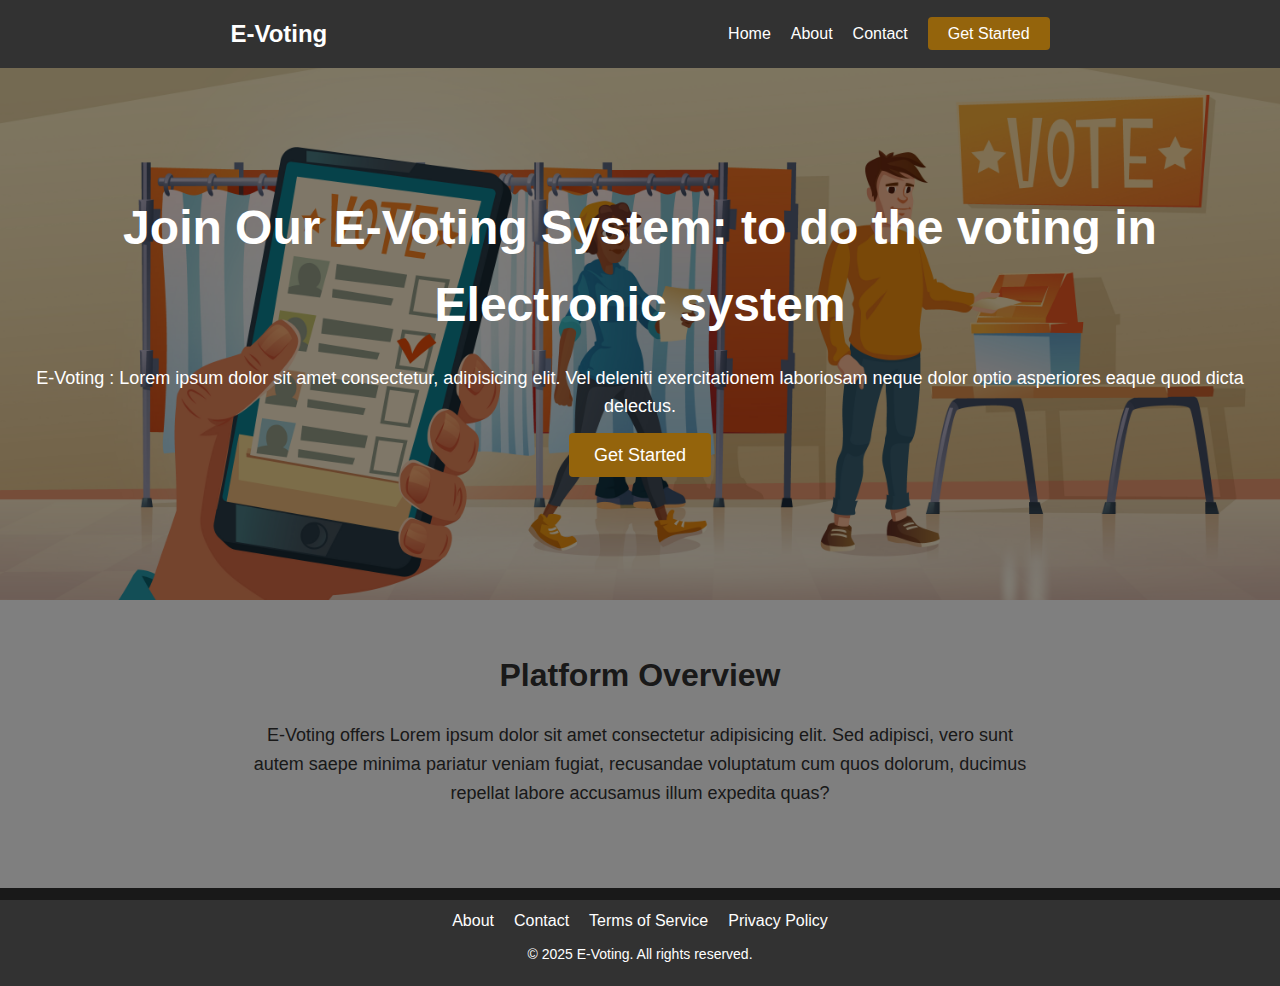
<file: index.html>
<!DOCTYPE html>
<html lang="en">
  <head>
    <meta charset="UTF-8" />
    <meta name="viewport" content="width=device-width, initial-scale=1.0" />
    <title>E-voting</title>
    <link rel="stylesheet" href="style.css" />
    <script src="script.js" defer></script>
  </head>
  <body>
    <!-- Header Section -->
    <header>
      <nav class="navbar">
        <div class="navbar-container">
          <a href="#" class="navbar-logo" onclick="redirectToStart()"
            >E-Voting</a
          >
          <ul class="navbar-links">
            <li><a href="#" onclick="redirectToHome()">Home</a></li>
            <li><a href="#">About</a></li>
            <li><a href="#">Contact</a></li>
            <li>
              <a href="#" class="cta" onclick="redirectToLogin()"
                >Get Started</a
              >
            </li>
          </ul>
        </div>
      </nav>
    </header>
    <!-- Main Hero Section -->
    <section class="hero">
      <div class="hero-content">
        <h1>Join Our E-Voting System: to do the voting in Electronic system</h1>
        <p>
          E-Voting : Lorem ipsum dolor sit amet consectetur, adipisicing elit.
          Vel deleniti exercitationem laboriosam neque dolor optio asperiores
          eaque quod dicta delectus.
        </p>
        <a href="#" class="cta-btn" onclick="redirectToLogin()">Get Started</a>
      </div>
    </section>

    <!-- Platform Overview Section -->
    <section class="platform-overview">
      <h2>Platform Overview</h2>
      <p>
        E-Voting offers Lorem ipsum dolor sit amet consectetur adipisicing elit.
        Sed adipisci, vero sunt autem saepe minima pariatur veniam fugiat,
        recusandae voluptatum cum quos dolorum, ducimus repellat labore
        accusamus illum expedita quas?
      </p>
    </section>

    <!-- Footer Section -->
    <footer>
      <ul class="footer-links">
        <li><a href="#">About</a></li>
        <li><a href="#">Contact</a></li>
        <li><a href="#">Terms of Service</a></li>
        <li><a href="#">Privacy Policy</a></li>
      </ul>
      <p>&copy; 2025 E-Voting. All rights reserved.</p>
    </footer>
  </body>
</html>
</file>
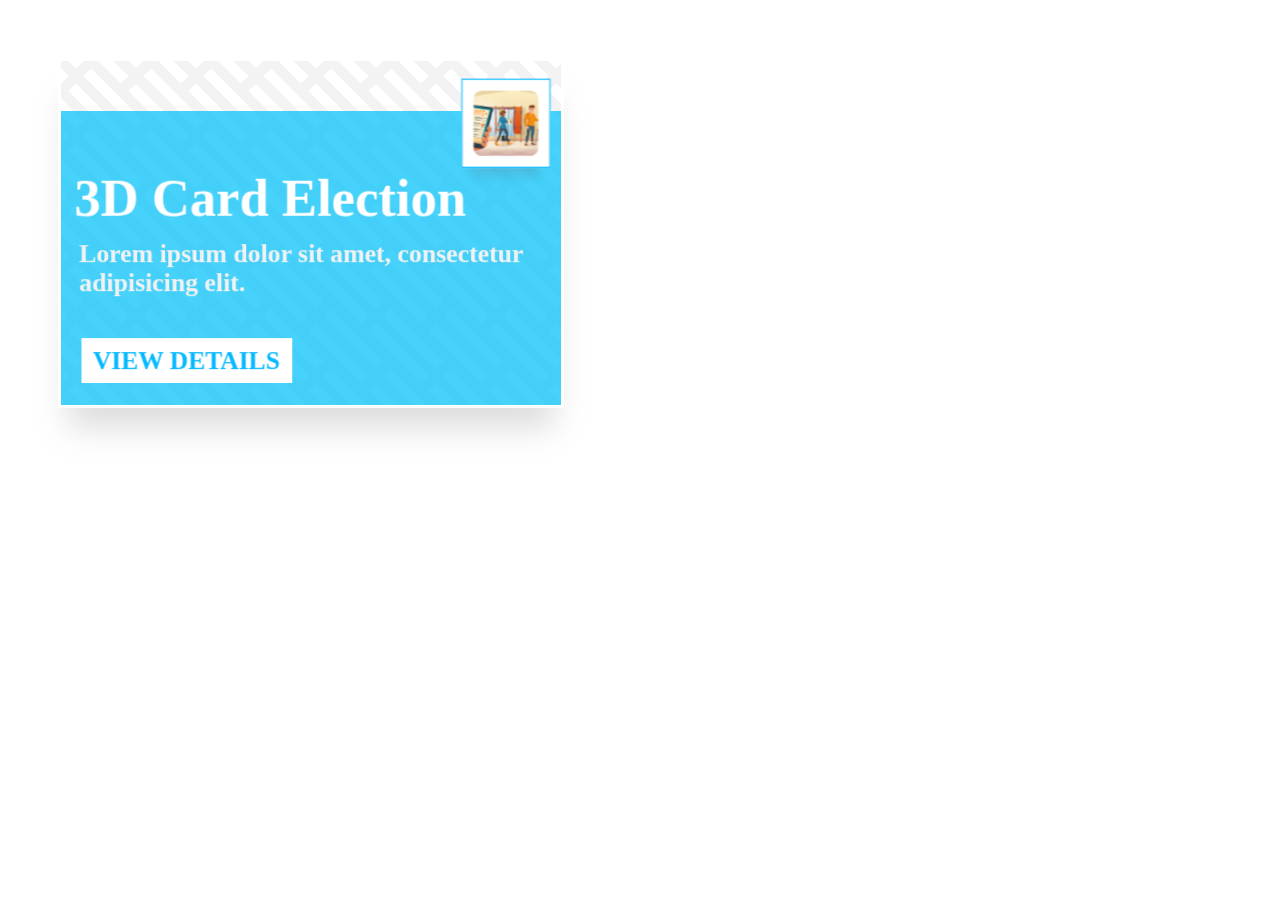
<file: card3d.html>
<!DOCTYPE html>
<html lang="en">
  <head>
    <meta charset="UTF-8" />
    <meta name="viewport" content="width=device-width, initial-scale=1.0" />
    <title>Card_3d</title>
    <link rel="stylesheet" href="card_style.css" />
  </head>
  <body>
    <!-- 3d card  -->
    <div class="parent">
      <div class="card">
        <div class="content-box">
          <span class="card-title">3D Card Election</span>
          <p class="card-content">
            Lorem ipsum dolor sit amet, consectetur adipisicing elit.
          </p>
          <span class="see-more">View Details</span>
        </div>
        <div class="logo-box">
          <img src="/images/hero-image.jpg" alt="Faculty Senate Elections" />
        </div>
      </div>
    </div>
  </body>
</html>
</file>
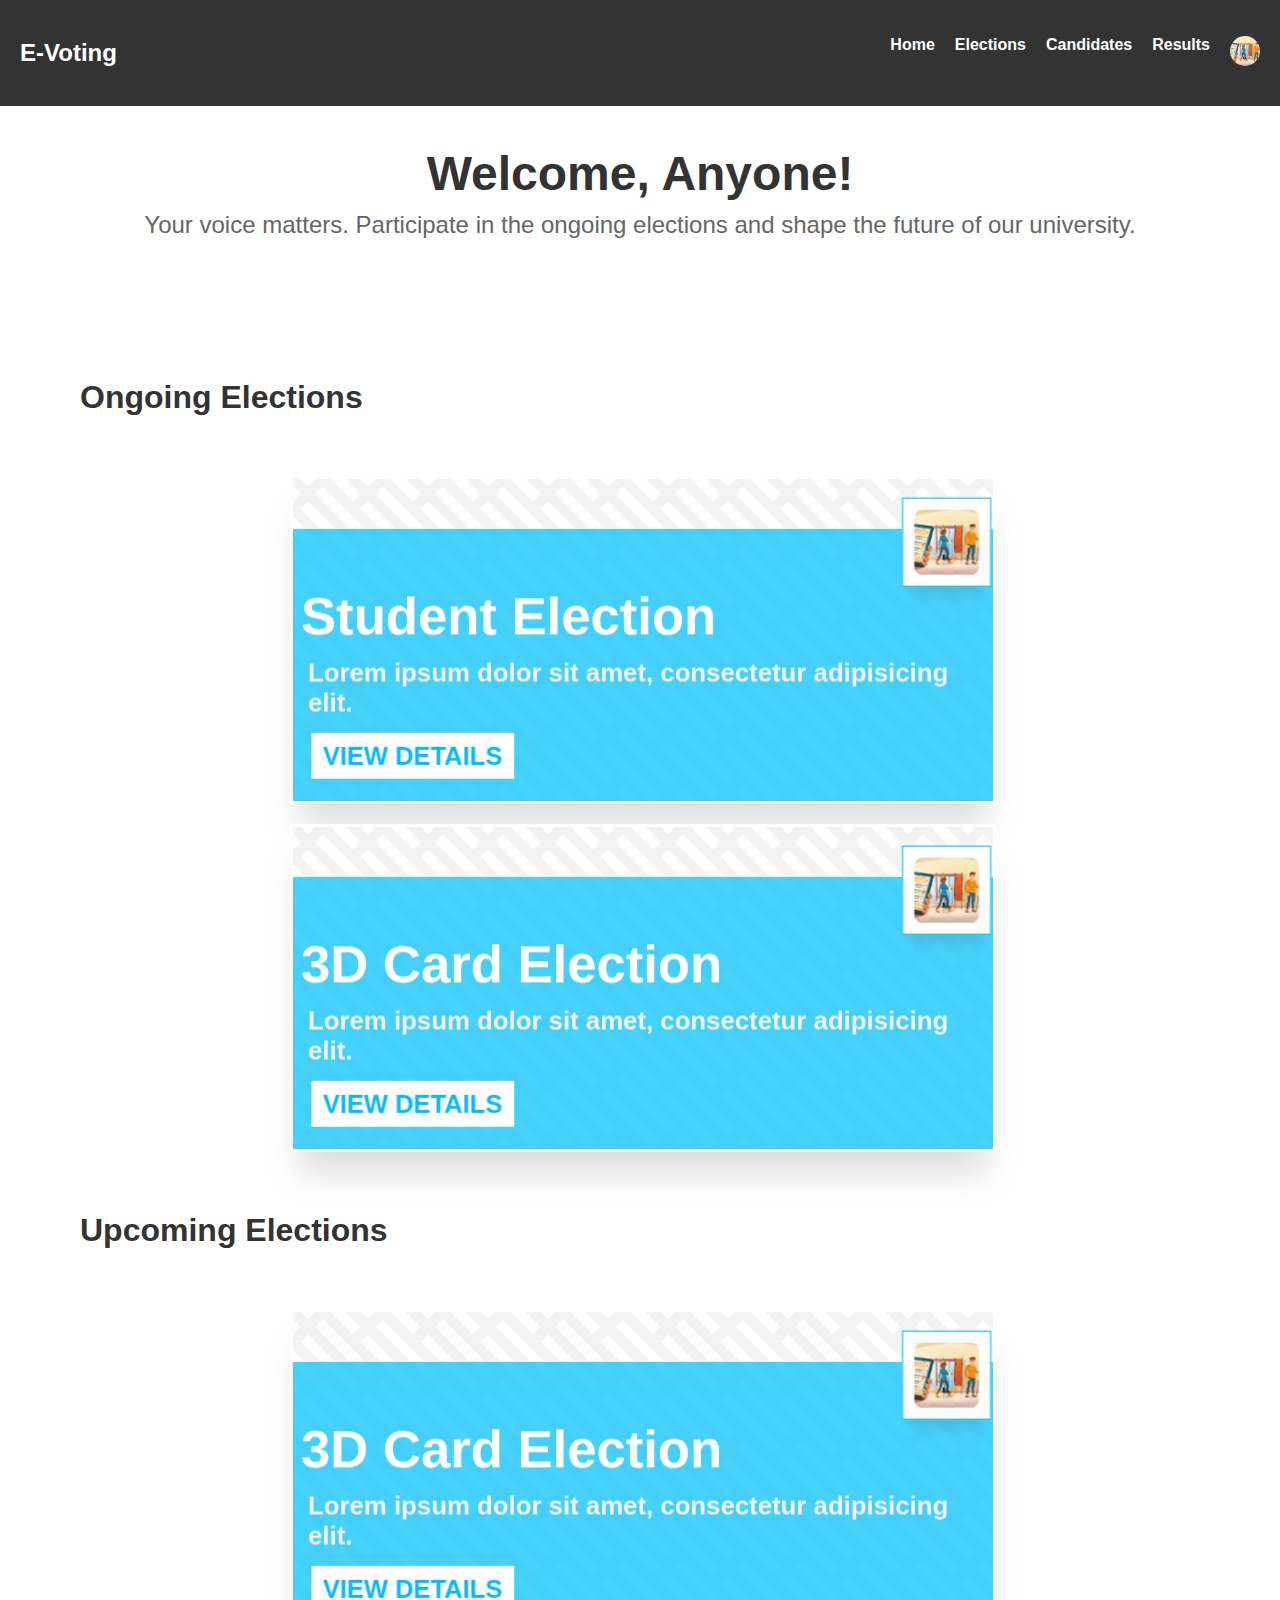
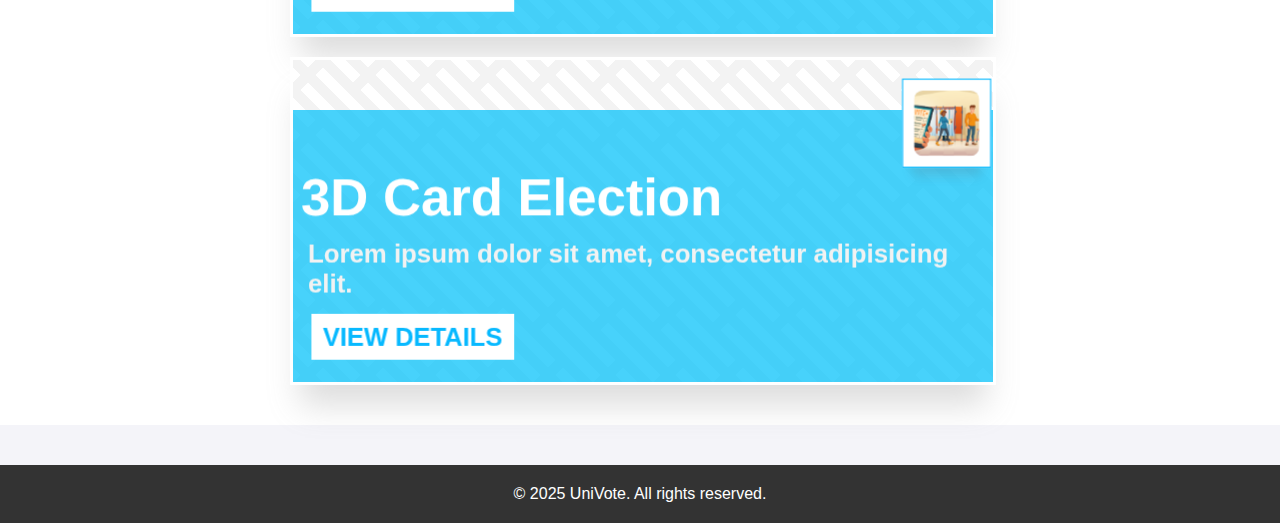
<file: home.html>
<!DOCTYPE html>
<html lang="en">
  <head>
    <meta charset="UTF-8" />
    <meta name="viewport" content="width=device-width, initial-scale=1.0" />
    <title>UniVote</title>
    <link rel="stylesheet" href="home_style.css" />
    <script src="script.js" defer></script>
  </head>
  <body>
    <header class="navbar">
      <div class="logo-container">
        <h1 class="logo" onclick="redirectToStart()">E-Voting</h1>
      </div>
      <nav class="navbar-links">
        <ul>
          <li><a href="#" onclick="redirectToHome()">Home</a></li>
          <li><a href="#">Elections</a></li>
          <li><a href="#">Candidates</a></li>
          <li><a href="#">Results</a></li>
          <li>
            <a href="#" class="profile-icon">
              <img src="/images/hero-image.jpg" alt="Profile" />
            </a>
          </li>
        </ul>
      </nav>
    </header>

    <section class="welcome">
      <h2>Welcome, Anyone!</h2>
      <p>
        Your voice matters. Participate in the ongoing elections and shape the
        future of our university.
      </p>
    </section>

    <section class="elections">
      <h3 class="on">Ongoing Elections</h3>
      <div class="election-list">
        <!-- 3D Card design -->
        <div class="parent">
          <div class="card">
            <div class="content-box">
              <span class="card-title">Student Election</span>
              <p class="card-content">
                Lorem ipsum dolor sit amet, consectetur adipisicing elit.
              </p>
              <button class="see-more" onclick="redirectToVoting()">
                View details
              </button>
            </div>
            <div class="logo-box">
              <img
                src="/images/hero-image.jpg"
                alt="Faculty Senate Elections"
              />
            </div>
          </div>
        </div>
        <!-- 3D Card design -->
        <div class="parent">
          <div class="card">
            <div class="content-box">
              <span class="card-title">3D Card Election</span>
              <p class="card-content">
                Lorem ipsum dolor sit amet, consectetur adipisicing elit.
              </p>
              <button class="see-more" onclick="redirectToVoting()">
                View details
              </button>
            </div>
            <div class="logo-box">
              <img
                src="/images/hero-image.jpg"
                alt="Faculty Senate Elections"
              />
            </div>
          </div>
        </div>
      </div>

      <h3 class="up">Upcoming Elections</h3>
      <div class="election-list">
        <!-- 3D Card design -->
        <div class="parent">
          <div class="card">
            <div class="content-box">
              <span class="card-title">3D Card Election</span>
              <p class="card-content">
                Lorem ipsum dolor sit amet, consectetur adipisicing elit.
              </p>
              <button class="see-more" onclick="redirectToVoting()">
                View details
              </button>
            </div>
            <div class="logo-box">
              <img
                src="/images/hero-image.jpg"
                alt="Faculty Senate Elections"
              />
            </div>
          </div>
        </div>
        <!-- 3D Card design -->
        <div class="parent">
          <div class="card">
            <div class="content-box">
              <span class="card-title">3D Card Election</span>
              <p class="card-content">
                Lorem ipsum dolor sit amet, consectetur adipisicing elit.
              </p>
              <button class="see-more" onclick="redirectToVoting()">
                View details
              </button>
            </div>
            <div class="logo-box">
              <img
                src="/images/hero-image.jpg"
                alt="Faculty Senate Elections"
              />
            </div>
          </div>
        </div>
      </div>
    </section>

    <footer>
      <p>&copy; 2025 UniVote. All rights reserved.</p>
    </footer>
  </body>
</html>
</file>
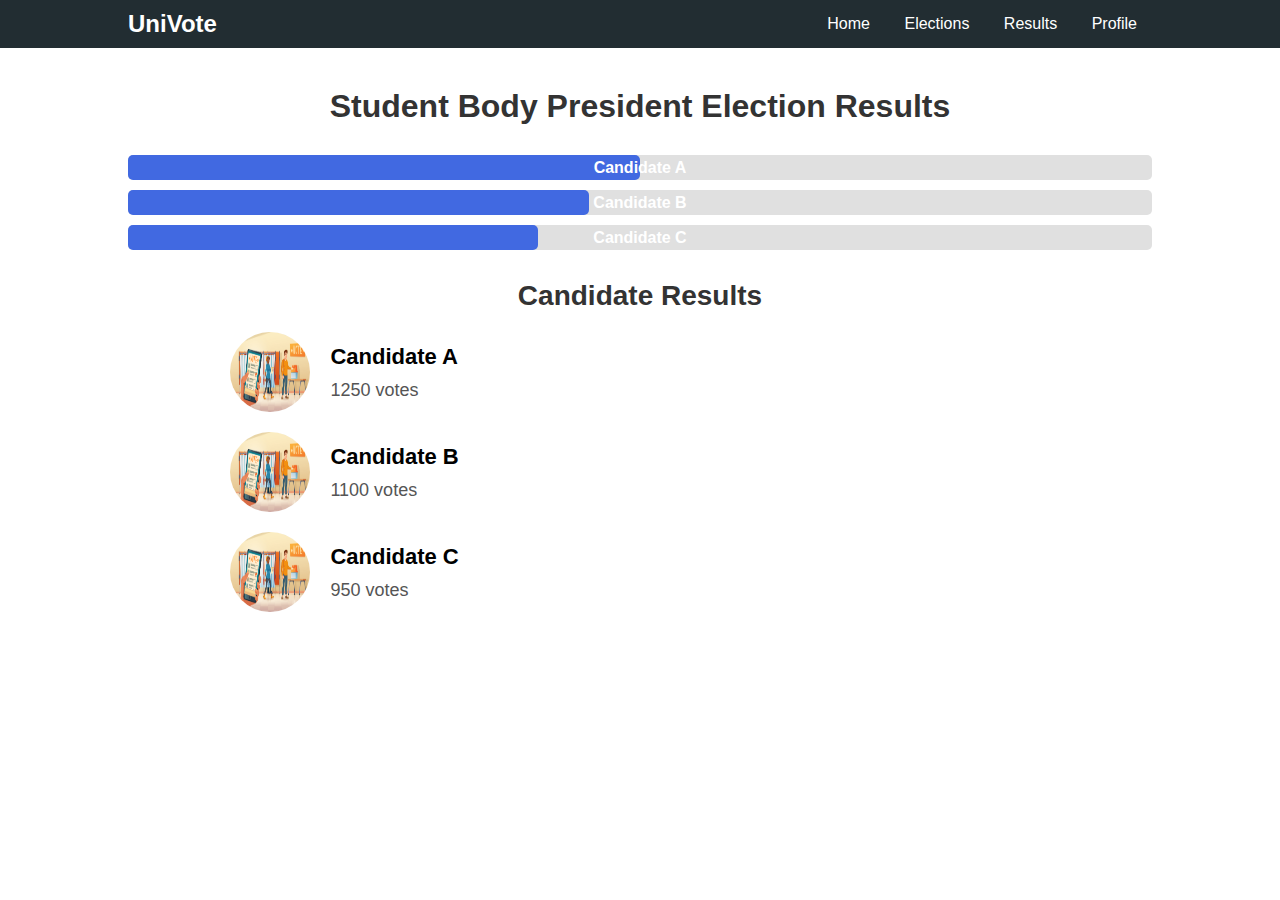
<file: results.html>
<!DOCTYPE html>
<html lang="en">
  <head>
    <meta charset="UTF-8" />
    <meta name="viewport" content="width=device-width, initial-scale=1.0" />
    <title>Election Results</title>
    <link rel="stylesheet" href="result_style.css" />
    <script src="script.js" defer></script>
  </head>

  <body>
    <header class="header">
      <nav>
        <div class="logo" onclick="redirectToStart()">UniVote</div>
        <div class="menu">
          <a href="#" onclick="redirectToHome()">Home</a>
          <a href="#" onclick="redirectToHome()">Elections</a>
          <a href="#">Results</a>
          <a href="#">Profile</a>
        </div>
      </nav>
    </header>

    <main>
      <section class="results">
        <h1>Student Body President Election Results</h1>
        <div class="vote-distribution">
          <div class="vote-bar">
            <div class="vote-bar-inner" style="width: 50%"></div>
            <span>Candidate A</span>
          </div>
          <div class="vote-bar">
            <div class="vote-bar-inner" style="width: 45%"></div>
            <span>Candidate B</span>
          </div>
          <div class="vote-bar">
            <div class="vote-bar-inner" style="width: 40%"></div>
            <span>Candidate C</span>
          </div>
        </div>

        <section class="candidate-results">
          <h2>Candidate Results</h2>
          <div class="candidate">
            <img src="images/hero-image.jpg" alt="Candidate A" />
            <div class="candidate-info">
              <h3>Candidate A</h3>
              <p>1250 votes</p>
            </div>
          </div>

          <div class="candidate">
            <img src="images/hero-image.jpg" alt="Candidate B" />
            <div class="candidate-info">
              <h3>Candidate B</h3>
              <p>1100 votes</p>
            </div>
          </div>

          <div class="candidate">
            <img src="images/hero-image.jpg" alt="Candidate C" />
            <div class="candidate-info">
              <h3>Candidate C</h3>
              <p>950 votes</p>
            </div>
          </div>
        </section>
      </section>
    </main>
  </body>
</html>
</file>
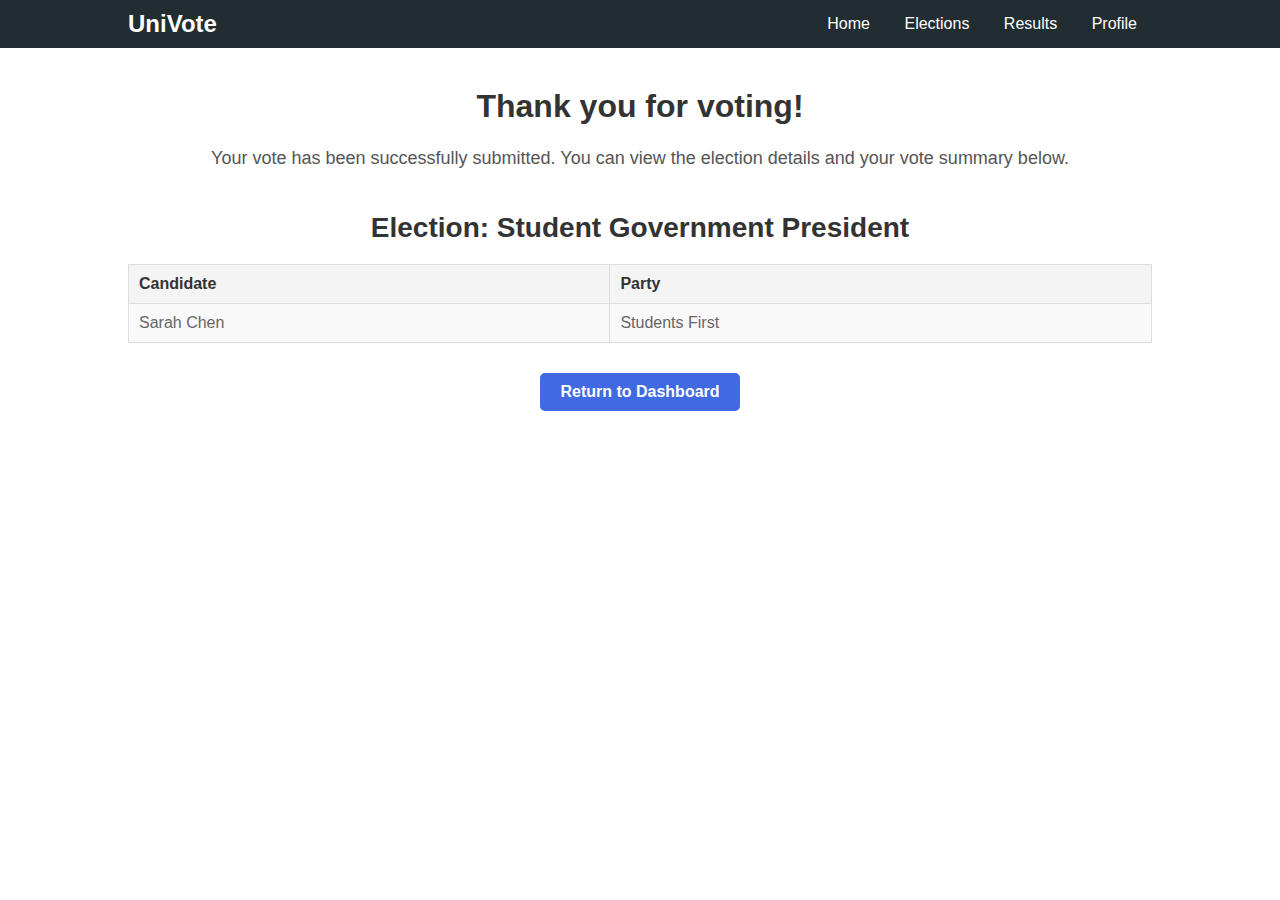
<file: thanks.html>
<!DOCTYPE html>
<html lang="en">
  <head>
    <meta charset="UTF-8" />
    <meta name="viewport" content="width=device-width, initial-scale=1.0" />
    <title>Thank You for Voting</title>
    <link rel="stylesheet" href="thanks_style.css" />
    <script src="script.js" defer></script>
  </head>

  <body>
    <header class="header">
      <nav>
        <div class="logo">UniVote</div>
        <div class="menu">
          <a href="#" onclick="redirectToHome()">Home</a>
          <a href="#" onclick="redirectToHome()">Elections</a>
          <a href="#">Results</a>
          <a href="#">Profile</a>
        </div>
      </nav>
    </header>

    <main>
      <section class="thank-you">
        <h1>Thank you for voting!</h1>
        <p>
          Your vote has been successfully submitted. You can view the election
          details and your vote summary below.
        </p>
      </section>

      <section class="vote-summary">
        <h2>Election: Student Government President</h2>
        <table>
          <tr>
            <th>Candidate</th>
            <th>Party</th>
          </tr>
          <tr>
            <td>Sarah Chen</td>
            <td>Students First</td>
          </tr>
        </table>
      </section>

      <div class="return-button">
        <a href="#" class="btn" onclick="redirectToResult()"
          >Return to Dashboard</a
        >
      </div>
    </main>
  </body>
</html>
</file>
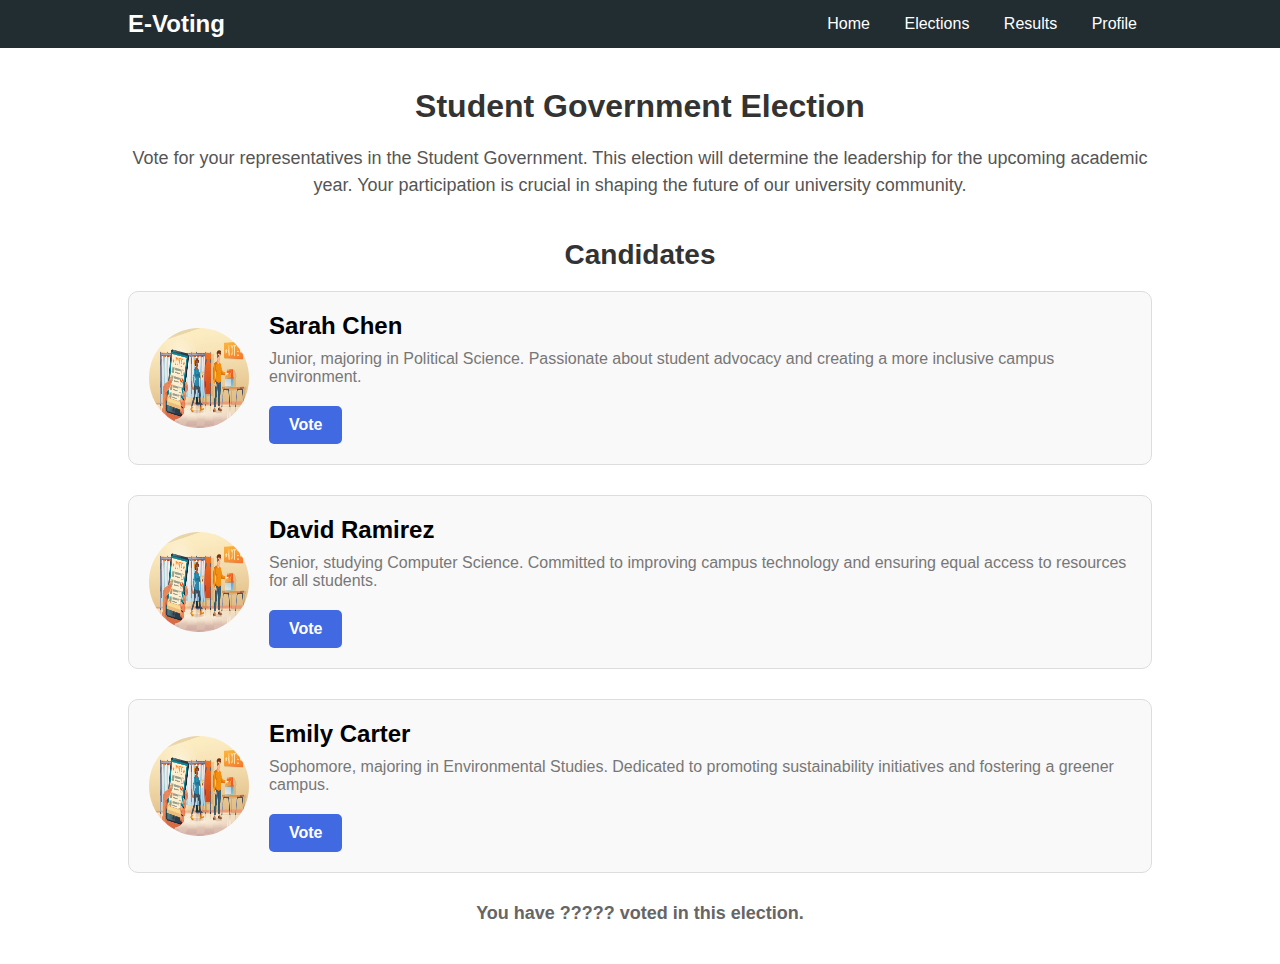
<file: voting_page.html>
<!DOCTYPE html>
<html lang="en">
  <head>
    <meta charset="UTF-8" />
    <meta name="viewport" content="width=device-width, initial-scale=1.0" />
    <title>UniVote - Election</title>
    <link rel="stylesheet" href="voting_style.css" />
    <script src="script.js" defer></script>
  </head>

  <body>
    <header class="header">
      <nav>
        <div class="logo" onclick="redirectToStart()">E-Voting</div>
        <div class="menu">
          <a href="#" onclick="redirectToHome()">Home</a>
          <a href="#" onclick="redirectToHome()">Elections</a>
          <a href="#">Results</a>
          <a href="#">Profile</a>
        </div>
      </nav>
    </header>

    <main>
      <section class="election-info">
        <h1>Student Government Election</h1>
        <p>
          Vote for your representatives in the Student Government. This election
          will determine the leadership for the upcoming academic year. Your
          participation is crucial in shaping the future of our university
          community.
        </p>
      </section>

      <section class="candidates">
        <h2>Candidates</h2>

        <div class="candidate">
          <img src="images/hero-image.jpg" alt="Candidate Image" />
          <div class="candidate-info">
            <h3>Sarah Chen</h3>
            <p>
              Junior, majoring in Political Science. Passionate about student
              advocacy and creating a more inclusive campus environment.
            </p>
            <button class="vote-button" onclick="redirectToThanks()">
              Vote
            </button>
          </div>
        </div>

        <div class="candidate">
          <img src="images/hero-image.jpg" alt="Candidate Image" />
          <div class="candidate-info">
            <h3>David Ramirez</h3>
            <p>
              Senior, studying Computer Science. Committed to improving campus
              technology and ensuring equal access to resources for all
              students.
            </p>
            <button class="vote-button">Vote</button>
          </div>
        </div>

        <div class="candidate">
          <img src="./images/hero-image.jpg" alt="Candidate Image" />
          <div class="candidate-info">
            <h3>Emily Carter</h3>
            <p>
              Sophomore, majoring in Environmental Studies. Dedicated to
              promoting sustainability initiatives and fostering a greener
              campus.
            </p>
            <button class="vote-button">Vote</button>
          </div>
        </div>
      </section>

      <div class="voted-message">
        <p>You have ????? voted in this election.</p>
      </div>
    </main>
  </body>
</html>
</file>
<file: style.css>
/* Global styles */
* {
  margin: 0;
  padding: 0;
  box-sizing: border-box;
}

body {
  font-family: "Arial", sans-serif;
  line-height: 1.6;
  background-color: #f4f4f4;
  color: #333;
}

/* Header */
header {
  background-color: #444a4d;
  padding: 30px 0;
}

.cta {
  background-color: #94640c;
  padding: 8px 20px;
  border-radius: 4px;
  color: #fff;
  text-decoration: none;
}

.nav-links a:hover,
.cta:hover {
  background-color: #ffae00;
}

/* Hero Section */
.hero {
  background-image: url("/images/hero-image.jpg");
  background-size: cover;
  background-position: center;
  color: #fff;
  padding: 80px 20px;
  text-align: center;
  height: 60vh;
  display: flex;
  flex-direction: column;
  justify-content: center;
}

.hero::after {
  content: ""; /* Creates the pseudo-element */
  position: absolute;
  top: 0;
  left: 0;
  width: 100%;
  height: 100%;
  background: rgba(0, 0, 0, 0.5); /* Black overlay with 40% opacity */
  z-index: 1; /* Ensure overlay is above the background image */
}

.hero-content {
  position: relative; /* Ensure text is above the overlay */
  z-index: 2; /* Ensure text stays above the overlay */
}

.hero h1 {
  font-size: 48px;
  font-weight: bold;
  margin-bottom: 20px;
}

.hero p {
  font-size: 18px;
  margin-bottom: 20px;
}

.cta-btn {
  background-color: #94640c;
  padding: 12px 25px;
  color: #fff;
  font-size: 18px;
  border-radius: 4px;
  text-decoration: none;
}

.cta-btn:hover {
  background-color: #ffae00;
}

/* Platform Overview Section */
.platform-overview {
  text-align: center;
  padding: 50px 20px;
  background-color: #fff;
}

.platform-overview h2 {
  font-size: 32px;
  margin-bottom: 20px;
}

.platform-overview p {
  font-size: 18px;
  margin-bottom: 30px;
  max-width: 800px;
  margin-left: auto;
  margin-right: auto;
}

.buttons {
  display: flex;
  justify-content: center;
  gap: 20px;
}

.cta-btn.outline {
  background-color: transparent;
  border: 2px solid #ff4081;
  color: #ff4081;
  padding: 12px 25px;
}

.cta-btn.outline:hover {
  background-color: #ff4081;
  color: #fff;
}

/* Footer Section */
footer {
  background-color: #323232;
  padding: 20px 0;
  color: #fff;
  text-align: center;
}

.footer-links {
  list-style: none;
  display: flex;
  justify-content: center;
  gap: 20px;
  margin-bottom: 10px;
}

.footer-links a {
  color: #fff;
  text-decoration: none;
  font-size: 16px;
}

.footer-links a:hover {
  color: #ff4081;
}

footer p {
  font-size: 14px;
}

/* NavBar Styles */
.navbar {
  background-color: #323232;
  padding: 15px 30px;
  position: fixed;
  width: 100%;
  top: 0;
  left: 0;
  z-index: 1000;
}

.navbar-container {
  display: flex;
  justify-content: space-around;
  align-items: center;
}

.navbar-logo {
  color: #fff;
  font-size: 24px;
  font-weight: bold;
  text-decoration: none;
}

.navbar-links {
  list-style: none;
  display: flex;
  gap: 20px;
}

.navbar-links li {
  display: inline;
}

.navbar-links a {
  color: #fff;
  text-decoration: none;
  font-size: 16px;
  transition: color 0.3s;
}

.navbar-links a:hover {
  color: #2d8cf0;
}

/* Adjust container to avoid overlap with NavBar */
.container {
  max-width: 100vw;
  height: 100vh;
  display: flex;
  justify-content: center;
  align-items: center;
  background-color: #fff;
  margin-top: 70px; /* Adds space for the navbar */
}

/* Login-SignUp Form styles*/
.wrapper {
  --input-focus: #2d8cf0;
  --font-color: #323232;
  --font-color-sub: #666;
  --bg-color: #fff;
  --bg-color-alt: #666;
  --main-color: #323232;
  display: flex;
  justify-content: center;
  align-items: center;
  flex-direction: column;
  width: 100%;
}
/* switch card */
.switch {
  transform: translateY(-200px);
  position: relative;
  display: flex;
  flex-direction: column;
  justify-content: center;
  align-items: center;
  gap: 30px;
  width: 50px;
  height: 20px;
}

.card-side::before {
  position: absolute;
  content: "Log in";
  left: -70px;
  top: 0;
  width: 100px;
  text-decoration: underline;
  color: var(--font-color);
  font-weight: 600;
}

.card-side::after {
  position: absolute;
  content: "Sign up";
  left: 70px;
  top: 0;
  width: 100px;
  text-decoration: none;
  color: var(--font-color);
  font-weight: 600;
}

.toggle {
  opacity: 0;
  width: 0;
  height: 0;
}

.slider {
  box-sizing: border-box;
  border-radius: 5px;
  border: 2px solid var(--main-color);
  box-shadow: 4px 4px var(--main-color);
  position: absolute;
  cursor: pointer;
  top: 0;
  left: 0;
  right: 0;
  bottom: 0;
  background-color: var(--bg-colorcolor);
  transition: 0.3s;
}

.slider:before {
  box-sizing: border-box;
  position: absolute;
  content: "";
  height: 20px;
  width: 20px;
  border: 2px solid var(--main-color);
  border-radius: 5px;
  left: -2px;
  bottom: 2px;
  background-color: var(--bg-color);
  box-shadow: 0 3px 0 var(--main-color);
  transition: 0.3s;
}

.toggle:checked + .slider {
  background-color: var(--input-focus);
}

.toggle:checked + .slider:before {
  transform: translateX(30px);
}

.toggle:checked ~ .card-side:before {
  text-decoration: none;
}

.toggle:checked ~ .card-side:after {
  text-decoration: underline;
}

/* card */

.flip-card__inner {
  width: 300px;
  height: 350px;
  position: relative;
  background-color: transparent;
  perspective: 1000px;
  /* width: 100%;
    height: 100%; */
  text-align: center;
  transition: transform 0.8s;
  transform-style: preserve-3d;
}

.toggle:checked ~ .flip-card__inner {
  transform: rotateY(180deg);
}

.toggle:checked ~ .flip-card__front {
  box-shadow: none;
}

.flip-card__front,
.flip-card__back {
  padding: 20px;
  position: absolute;
  display: flex;
  flex-direction: column;
  justify-content: center;
  -webkit-backface-visibility: hidden;
  backface-visibility: hidden;
  background: lightgrey;
  gap: 20px;
  border-radius: 5px;
  border: 2px solid var(--main-color);
  box-shadow: 4px 4px var(--main-color);
}

.flip-card__back {
  width: 100%;
  transform: rotateY(180deg);
}

.flip-card__form {
  display: flex;
  flex-direction: column;
  align-items: center;
  gap: 20px;
}

.title {
  margin: 20px 0 20px 0;
  font-size: 25px;
  font-weight: 900;
  text-align: center;
  color: var(--main-color);
}

.flip-card__input {
  width: 250px;
  height: 40px;
  border-radius: 5px;
  border: 2px solid var(--main-color);
  background-color: var(--bg-color);
  box-shadow: 4px 4px var(--main-color);
  font-size: 15px;
  font-weight: 600;
  color: var(--font-color);
  padding: 5px 10px;
  outline: none;
}

.flip-card__input::placeholder {
  color: var(--font-color-sub);
  opacity: 0.8;
}

.flip-card__input:focus {
  border: 2px solid var(--input-focus);
}

.flip-card__btn:active,
.button-confirm:active {
  box-shadow: 0px 0px var(--main-color);
  transform: translate(3px, 3px);
}

.flip-card__btn {
  margin: 20px 0 20px 0;
  width: 120px;
  height: 40px;
  border-radius: 5px;
  border: 2px solid var(--main-color);
  background-color: var(--bg-color);
  box-shadow: 4px 4px var(--main-color);
  font-size: 17px;
  font-weight: 600;
  color: var(--font-color);
  cursor: pointer;
}
</file>
<file: card_style.css>
/* 3D_Card styles */
.parent {
  width: 500px;
  padding: 50px;
  perspective: 1000px;
}

.card {
  padding-top: 50px;
  /* border-radius: 10px; */
  border: 3px solid rgb(255, 255, 255);
  transform-style: preserve-3d;
  background: linear-gradient(135deg, #0000 18.75%, #f3f3f3 0 31.25%, #0000 0),
    repeating-linear-gradient(45deg, #f3f3f3 -6.25% 6.25%, #ffffff 0 18.75%);
  background-size: 60px 60px;
  background-position: 0 0, 0 0;
  background-color: #f0f0f0;
  width: 100%;
  box-shadow: rgba(142, 142, 142, 0.3) 0px 30px 30px -10px;
  transition: all 0.5s ease-in-out;
}

.card:hover {
  background-position: -100px 100px, -100px 100px;
  transform: rotate3d(0.5, 1, 0, 30deg);
}

.content-box {
  background: rgba(4, 193, 250, 0.732);
  /* border-radius: 10px 100px 10px 10px; */
  transition: all 0.5s ease-in-out;
  padding: 60px 25px 25px 25px;
  transform-style: preserve-3d;
}

.content-box .card-title {
  display: inline-block;
  color: white;
  font-size: 50px;
  font-weight: 900;
  transition: all 0.5s ease-in-out;
  transform: translate3d(0px, 0px, 50px);
}

.content-box .card-title:hover {
  transform: translate3d(0px, 0px, 60px);
}

.content-box .card-content {
  margin-top: 10px;
  font-size: 25px;
  font-weight: 700;
  color: #f2f2f2;
  transition: all 0.5s ease-in-out;
  transform: translate3d(0px, 0px, 30px);
}

.content-box .card-content:hover {
  transform: translate3d(0px, 0px, 60px);
}

.content-box .see-more {
  cursor: pointer;
  margin-top: 1rem;
  display: inline-block;
  font-weight: 900;
  font-size: 25px;
  text-transform: uppercase;
  color: rgb(7, 185, 255);
  /* border-radius: 5px; */
  background: white;
  padding: 0.5rem 0.7rem;
  transition: all 0.5s ease-in-out;
  transform: translate3d(0px, 0px, 20px);
}

.content-box .see-more:hover {
  transform: translate3d(0px, 0px, 60px);
}

.logo-box {
  position: absolute;
  top: 30px;
  right: 30px;
  height: 60px;
  width: 60px;
  background: white;
  border: 1px solid rgb(7, 185, 255);
  padding: 10px;
  transform: translate3d(0px, 0px, 80px);
  box-shadow: rgba(100, 100, 111, 0.2) 0px 17px 10px -10px;
}

.logo-box img {
  width: 100%;
  height: 100%;
  object-fit: cover;
  border-radius: 8px;
}
</file>
<file: home_style.css>
/* Global Styles */
body {
  font-family: "Arial", sans-serif;
  background-color: #f4f4f9;
  color: #333;
  margin: 0;
  padding: 0;
}

h1,
h2,
h3,
h4,
p {
  margin: 0;
}

a {
  text-decoration: none;
  color: inherit;
}

/* Navbar */
.navbar {
  display: flex;
  justify-content: space-between;
  align-items: center;
  padding: 20px;
  background-color: #333;
  color: white;
}

.navbar .logo-container {
  flex: 1;
}

.navbar .logo {
  font-size: 24px;
  font-weight: bold;
}

.navbar-links ul {
  display: flex;
  list-style: none;
}

.navbar-links ul li {
  margin-left: 20px;
}

.navbar-links a {
  color: white;
  font-size: 16px;
  font-weight: 600;
}

.navbar-links .profile-icon img {
  width: 30px;
  height: 30px;
  border-radius: 50%;
  object-fit: cover;
}

/* Welcome Section */
.welcome {
  padding: 40px 20px;
  text-align: center;
  background-color: #fff;
}

.welcome h2 {
  font-size: 48px;
  font-weight: 700;
}

.welcome p {
  font-size: 24px;
  margin-top: 10px;
  color: #666;
}

/* Elections Section */
.elections {
  padding: 40px 20px;
  background-color: #fff;
}

.elections .on {
  font-size: 32px;
  font-weight: 700;
  margin: 60px;
  color: #333;
}
.elections .up {
  font-size: 32px;
  font-weight: 700;
  margin: 60px;
  color: #333;
}

.election-list {
  display: flex;
  gap: 20px;
  flex-wrap: wrap;
}

.election-item {
  background-color: #fff;
  border: 1px solid #ddd;
  border-radius: 8px;
  padding: 20px;
  width: 45%;
  box-sizing: border-box;
  text-align: center;
  overflow: hidden;
  box-shadow: 0px 2px 10px rgba(0, 0, 0, 0.1);
}

.election-item img {
  width: 100%;
  height: auto;
  border-radius: 8px;
  margin-bottom: 15px;
}

.election-item h4 {
  font-size: 20px;
  font-weight: 600;
  color: #333;
}

.election-item p {
  font-size: 16px;
  color: #777;
}

.cta-btn {
  display: inline-block;
  margin-top: 10px;
  background-color: #007bff;
  color: white;
  padding: 10px 20px;
  border-radius: 5px;
  font-weight: 600;
  transition: background-color 0.3s;
}

.cta-btn:hover {
  background-color: #0056b3;
}

/* 3D_Card styles */
.parent {
  width: 700px;
  margin: 0 auto;
  perspective: 1000px;
}

.card {
  padding-top: 50px;
  /* border-radius: 10px; */
  border: 3px solid rgb(255, 255, 255);
  transform-style: preserve-3d;
  background: linear-gradient(135deg, #0000 18.75%, #f3f3f3 0 31.25%, #0000 0),
    repeating-linear-gradient(45deg, #f3f3f3 -6.25% 6.25%, #ffffff 0 18.75%);
  background-size: 60px 60px;
  background-position: 0 0, 0 0;
  background-color: #f0f0f0;
  width: 100%;
  box-shadow: rgba(142, 142, 142, 0.3) 0px 30px 30px -10px;
  transition: all 0.5s ease-in-out;
}

.card:hover {
  background-position: -100px 100px, -100px 100px;
  transform: rotate3d(0.5, 1, 0, 30deg);
}

.content-box {
  background: rgba(4, 193, 250, 0.732);
  /* border-radius: 10px 100px 10px 10px; */
  transition: all 0.5s ease-in-out;
  padding: 60px 25px 25px 25px;
  transform-style: preserve-3d;
}

.content-box .card-title {
  display: inline-block;
  color: white;
  font-size: 50px;
  font-weight: 900;
  transition: all 0.5s ease-in-out;
  transform: translate3d(0px, 0px, 50px);
}

.content-box .card-title:hover {
  transform: translate3d(0px, 0px, 60px);
}

.content-box .card-content {
  margin-top: 10px;
  font-size: 25px;
  font-weight: 700;
  color: #f2f2f2;
  transition: all 0.5s ease-in-out;
  transform: translate3d(0px, 0px, 30px);
}

.content-box .card-content:hover {
  transform: translate3d(0px, 0px, 60px);
}

.content-box .see-more {
  cursor: pointer;
  margin-top: 1rem;
  display: inline-block;
  font-weight: 900;
  font-size: 25px;
  text-transform: uppercase;
  color: rgb(7, 185, 255);
  /* border-radius: 5px; */
  background: white;
  padding: 0.5rem 0.7rem;
  transition: all 0.5s ease-in-out;
  transform: translate3d(0px, 0px, 20px);
  border: none;
}

.content-box .see-more:hover {
  transform: translate3d(0px, 0px, 60px);
  border: none;
  color: #cc9010d4;
}

.logo-box {
  position: absolute;
  top: 30px;
  right: 30px;
  height: 60px;
  width: 60px;
  background: white;
  border: 1px solid rgb(7, 185, 255);
  padding: 10px;
  transform: translate3d(0px, 0px, 80px);
  box-shadow: rgba(100, 100, 111, 0.2) 0px 17px 10px -10px;
}

.logo-box img {
  width: 100%;
  height: 100%;
  object-fit: cover;
  border-radius: 8px;
}

/* Footer */
footer {
  text-align: center;
  padding: 20px;
  background-color: #333;
  color: white;
  margin-top: 40px;
}
</file>
<file: result_style.css>
/* General Reset */
* {
  margin: 0;
  padding: 0;
  box-sizing: border-box;
  font-family: "Arial", sans-serif;
}

/* Header Styling */
.header {
  background-color: #222d32;
  color: #fff;
  padding: 10px 0;
  text-align: center;
}

.header nav {
  display: flex;
  justify-content: space-between;
  align-items: center;
  width: 80%;
  margin: 0 auto;
}

.header .logo {
  font-size: 24px;
  font-weight: bold;
}

.header .menu a {
  color: #fff;
  text-decoration: none;
  margin: 0 15px;
  font-size: 16px;
}

.header .menu a:hover {
  text-decoration: underline;
}

/* Main Content */
main {
  padding: 40px 0;
  width: 80%;
  margin: 0 auto;
}

/* Election Results Section */
.results {
  text-align: center;
  margin-bottom: 40px;
}

.results h1 {
  font-size: 32px;
  margin-bottom: 20px;
  color: #333;
}

.vote-distribution {
  margin: 30px 0;
}

.vote-bar {
  background-color: #e0e0e0;
  border-radius: 5px;
  margin: 10px 0;
  height: 25px;
  position: relative;
}

.vote-bar-inner {
  height: 100%;
  background-color: royalblue;
  border-radius: 5px;
  position: absolute;
}

.vote-bar span {
  position: absolute;
  top: 50%;
  left: 50%;
  transform: translate(-50%, -50%);
  font-size: 16px;
  color: white;
  font-weight: bold;
}

/* Candidate Results Section */
.candidate-results {
  margin-top: 30px;
  text-align: left;
  width: 80%;
  margin: 0 auto;
}

.candidate-results h2 {
  font-size: 28px;
  margin-bottom: 20px;
  color: #333;
  text-align: center;
}

.candidate {
  display: flex;
  align-items: center;
  margin-bottom: 20px;
}

.candidate img {
  width: 80px;
  height: 80px;
  border-radius: 50%;
  margin-right: 20px;
}

.candidate-info h3 {
  font-size: 22px;
  margin-bottom: 10px;
}

.candidate-info p {
  font-size: 18px;
  color: #555;
}

/* Button Styling (optional for additional features) */
button {
  padding: 10px 20px;
  background-color: royalblue;
  color: white;
  border: none;
  border-radius: 5px;
  font-size: 16px;
  cursor: pointer;
}

button:hover {
  background-color: #3c8dbc;
}
</file>
<file: thanks_style.css>
/* General Reset */
* {
  margin: 0;
  padding: 0;
  box-sizing: border-box;
  font-family: Arial, sans-serif;
}

/* Header Styling */
.header {
  background-color: #222d32;
  color: #fff;
  padding: 10px 0;
  text-align: center;
}

.header nav {
  display: flex;
  justify-content: space-between;
  align-items: center;
  width: 80%;
  margin: 0 auto;
}

.header .logo {
  font-size: 24px;
  font-weight: bold;
}

.header .menu a {
  color: #fff;
  text-decoration: none;
  margin: 0 15px;
  font-size: 16px;
}

.header .menu a:hover {
  text-decoration: underline;
}

/* Main Content */
main {
  padding: 40px 0;
  width: 80%;
  margin: 0 auto;
}

/* Thank You Section */
.thank-you {
  text-align: center;
  margin-bottom: 40px;
}

.thank-you h1 {
  font-size: 32px;
  color: #333;
  margin-bottom: 20px;
}

.thank-you p {
  font-size: 18px;
  color: #555;
  line-height: 1.5;
}

/* Vote Summary */
.vote-summary {
  margin-top: 40px;
  text-align: center;
}

.vote-summary h2 {
  font-size: 28px;
  margin-bottom: 20px;
  color: #333;
}

table {
  width: 100%;
  margin: 20px 0;
  border-collapse: collapse;
}

table,
th,
td {
  border: 1px solid #ddd;
}

th,
td {
  padding: 10px;
  text-align: left;
  font-size: 16px;
}

th {
  background-color: #f4f4f4;
  color: #333;
}

td {
  background-color: #f9f9f9;
  color: #666;
}

/* Return Button */
.return-button {
  text-align: center;
  margin-top: 30px;
}

.btn {
  background-color: royalblue;
  color: #fff;
  padding: 10px 20px;
  font-weight: bold;
  text-decoration: none;
  border-radius: 5px;
  font-size: 16px;
  display: inline-block;
}

.btn:hover {
  background-color: #3c8dbc;
}
</file>
<file: voting_style.css>
/* General Reset */
* {
  margin: 0;
  padding: 0;
  box-sizing: border-box;
  font-family: "Arial", sans-serif;
}

/* Header Styling */
.header {
  background-color: #222d32;
  color: #fff;
  padding: 10px 0;
  text-align: center;
}

.header nav {
  display: flex;
  justify-content: space-between;
  align-items: center;
  width: 80%;
  margin: 0 auto;
}

.header .logo {
  font-size: 24px;
  font-weight: bold;
}

.header .menu a {
  color: #fff;
  text-decoration: none;
  margin: 0 15px;
  font-size: 16px;
}

.header .menu a:hover {
  text-decoration: underline;
}

/* Main Content */
main {
  padding: 40px 0;
  width: 80%;
  margin: 0 auto;
}

/* Election Info */
.election-info {
  text-align: center;
  margin-bottom: 40px;
}

.election-info h1 {
  font-size: 32px;
  color: #333;
  margin-bottom: 20px;
}

.election-info p {
  font-size: 18px;
  color: #555;
  line-height: 1.5;
}

/* Candidates Section */
.candidates {
  margin-top: 30px;
}

.candidates h2 {
  font-size: 28px;
  margin-bottom: 20px;
  color: #333;
  text-align: center;
}

.candidate {
  display: flex;
  align-items: center;
  justify-content: space-between;
  margin-bottom: 30px;
  border: 1px solid #ddd;
  padding: 20px;
  border-radius: 10px;
  background-color: #f9f9f9;
}

.candidate img {
  width: 100px;
  height: 100px;
  border-radius: 50%;
  margin-right: 20px;
}

.candidate-info {
  flex: 1;
}

.candidate-info h3 {
  font-size: 24px;
  margin-bottom: 10px;
}

.candidate-info p {
  font-size: 16px;
  color: #777;
  margin-bottom: 20px;
}

.vote-button {
  padding: 10px 20px;
  background-color: royalblue;
  color: #fff;
  font-weight: bold;
  border: none;
  border-radius: 5px;
  cursor: pointer;
  font-size: 16px;
}

.vote-button:hover {
  background-color: #3c8dbc;
}

/* Voted Message */
.voted-message {
  text-align: center;
  font-size: 18px;
  color: #666;
  margin-top: 30px;
}

.voted-message p {
  font-weight: bold;
}
</file>
